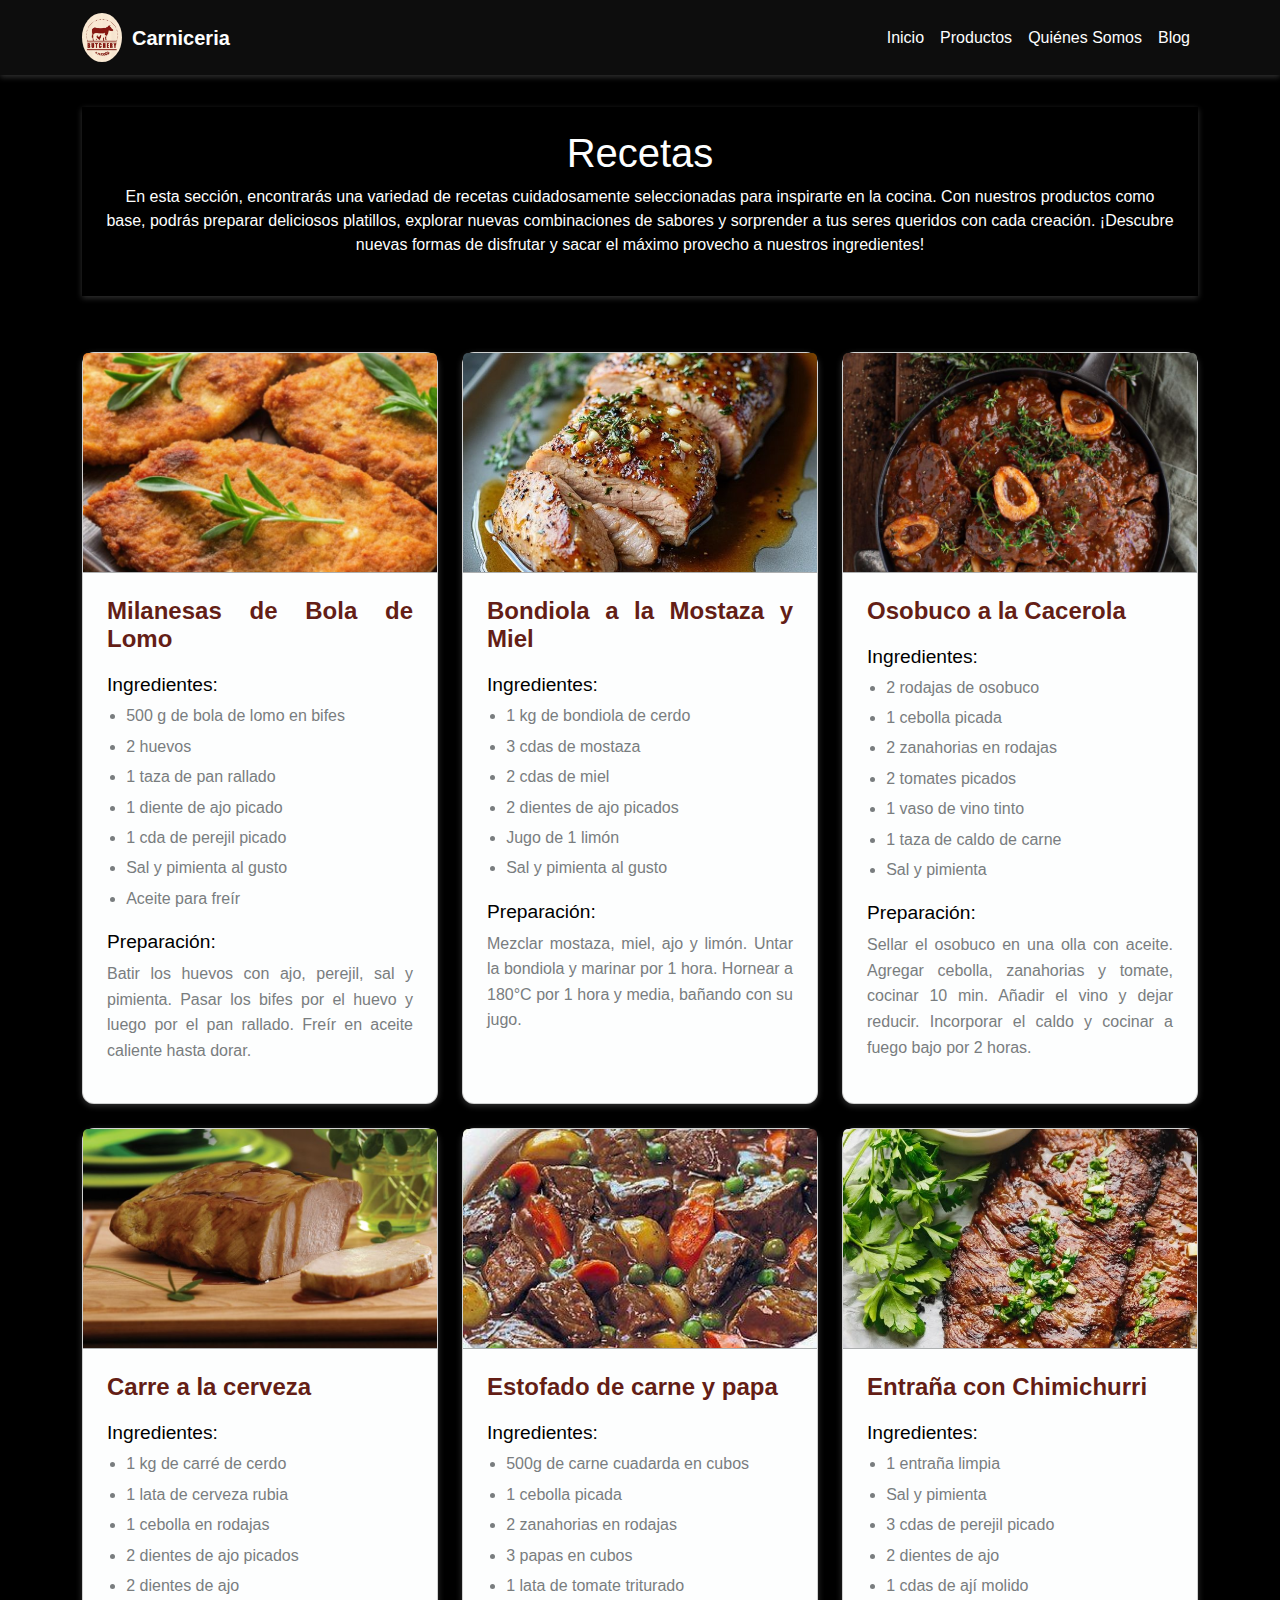
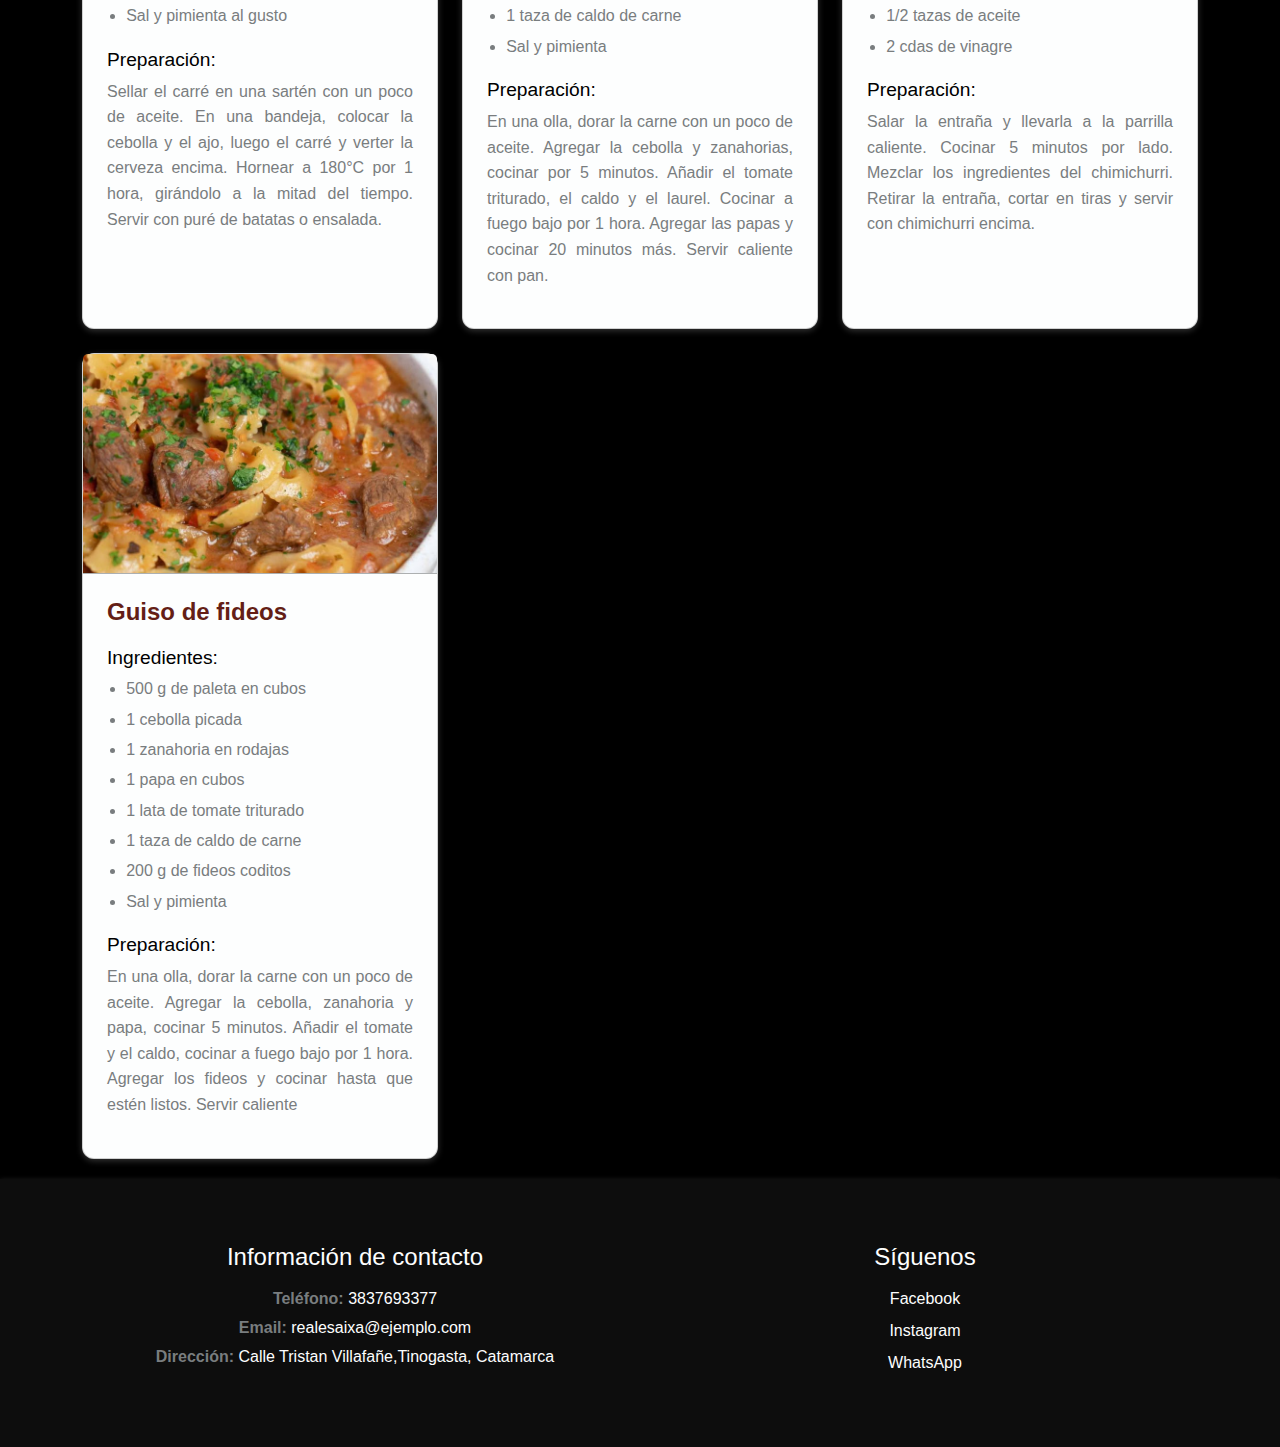
<file: pages/blog.html>
<!DOCTYPE html>
<html lang="es">
<head>
    <meta charset="UTF-8">
    <meta name="viewport" content="width=device-width, initial-scale=1.0">
    <meta name="description" content="Conocé nuestra carnicería: cortes de carne de primera calidad, atención personalizada y recetas para sacarle el mejor sabor a cada plato.">
    <title>Blog | Carniceria</title>
    <link href="https://cdn.jsdelivr.net/npm/bootstrap@5.3.3/dist/css/bootstrap.min.css" rel="stylesheet" integrity="sha384-QWTKZyjpPEjISv5WaRU9OFeRpok6YctnYmDr5pNlyT2bRjXh0JMhjY6hW+ALEwIH" crossorigin="anonymous">
    <link rel="icon" href="../imagenes/logo.jpg">
    <link rel="stylesheet" href="../style/style.css">
</head>

<body>

    <nav class="navbar navbar-expand-lg ">
        <div class="container">
            <a class="navbar-brand" href="#">
                <img src="../imagenes/logo.jpg" alt="Logotipo" width="40"> Carniceria
            </a>
            <button class="navbar-toggler" type="button" data-bs-toggle="collapse" data-bs-target="#navbarNav">
                <span class="navbar-toggler-icon"></span>
            </button>
            <div class="collapse navbar-collapse" id="navbarNav">
                <ul class="navbar-nav ms-auto">
                    <li class="nav-item"><a class="nav-link" href="../index.html">Inicio</a></li>
                    <li class="nav-item"><a class="nav-link" href="./productos.html">Productos</a></li>
                    <li class="nav-item"><a class="nav-link" href="./quienessomos.html">Quiénes Somos</a></li>
                    <li class="nav-item"><a class="nav-link" href="./blog.html">Blog</a></li>
                </ul>
            </div>
        </div>
    </nav>  

    <main class="container ">
        <section class="texto">
        <h1>Recetas</h1>
        <p>En esta sección, encontrarás una variedad de recetas cuidadosamente seleccionadas para inspirarte en la cocina. Con nuestros productos como base, podrás preparar deliciosos platillos, explorar nuevas combinaciones de sabores y sorprender a tus seres queridos con cada creación. ¡Descubre nuevas formas de disfrutar y sacar el máximo provecho a nuestros ingredientes!
        </p>
        </section>
            <div class="row g-4">
                <div class="col-md-4">
                    <div class="card">
                        <img src="../imagenes/milanesas.jpg" class="card-img-top" alt="Milanesas de bola de lomo">
                        <div class="card-body">
                            <h2 class="card-title"> Milanesas de Bola de Lomo</h2>
                            <h3>Ingredientes:</h3>
                            <ul>
                                <li>500 g de bola de lomo en bifes</li>
                                <li>2 huevos</li>
                                <li>1 taza de pan rallado</li>
                                <li>1 diente de ajo picado</li>
                                <li>1 cda de perejil picado</li>
                                <li>Sal y pimienta al gusto</li>
                                <li>Aceite para freír</li>
                            </ul>
                            <h3>Preparación:</h3>
                            <p>Batir los huevos con ajo, perejil, sal y pimienta. Pasar los bifes por el huevo y luego por el pan rallado. Freír en aceite caliente hasta dorar.</p>
                        </div>
                    </div>
                </div>
                
                <div class="col-md-4">
                    <div class="card">
                        <img src="../imagenes/bondiolamiel.jpg" class="card-img-top" alt="Bondiola a la Mostaza y miel">
                        <div class="card-body">
                            <h2 class="card-title">Bondiola a la Mostaza y Miel</h3>
                            <h3>Ingredientes:</h3>
                            <ul>
                                <li>1 kg de bondiola de cerdo</li>
                                <li>3 cdas de mostaza</li>
                                <li>2 cdas de miel</li>
                                <li>2 dientes de ajo picados</li>
                                <li>Jugo de 1 limón</li>
                                <li>Sal y pimienta al gusto</li>
                            </ul>
                            <h3>Preparación:</h3>
                            <p>Mezclar mostaza, miel, ajo y limón. Untar la bondiola y marinar por 1 hora. Hornear a 180°C por 1 hora y media, bañando con su jugo.</p>
                        </div>
                    </div>
                </div>
                
                <div class="col-md-4">
                    <div class="card">
                        <img src="../imagenes/osobucoalacacerola.jpg" class="card-img-top" alt="Osobuco a la Cacerola">
                        <div class="card-body">
                            <h2 class="card-title">Osobuco a la Cacerola</h2>
                            <h3>Ingredientes:</h3>
                            <ul>
                                <li>2 rodajas de osobuco</li>
                                <li>1 cebolla picada</li>
                                <li>2 zanahorias en rodajas</li>
                                <li>2 tomates picados</li>
                                <li>1 vaso de vino tinto</li>
                                <li>1 taza de caldo de carne</li>
                                <li>Sal y pimienta</li>
                            </ul>
                            <h3>Preparación:</h3>
                            <p>Sellar el osobuco en una olla con aceite. Agregar cebolla, zanahorias y tomate, cocinar 10 min. Añadir el vino y dejar reducir. Incorporar el caldo y cocinar a fuego bajo por 2 horas.</p>
                        </div>
                    </div>
                </div>

                <div class="col-md-4">
                    <div class="card">
                        <img src="../imagenes/carrealacerbeza.jpg" class="card-img-top" alt="Carre a la cerveza">
                        <div class="card-body">
                            <h2 class="card-title">Carre a la cerveza</h2>
                            <h3>Ingredientes:</h3>
                            <ul>
                                <li>1 kg de carré de cerdo</li>
                                <li>1 lata de cerveza rubia</li>
                                <li>1 cebolla en rodajas</li>
                                <li>2 dientes de ajo picados</li>
                                <li>2 dientes de ajo</li>
                                <li>Sal y pimienta al gusto</li>
                            </ul>
                            <h3>Preparación:</h3>
                            <p>Sellar el carré en una sartén con un  poco de aceite.
                                En una bandeja, colocar la cebolla y el ajo, luego el carré y verter la cerveza encima.
                                Hornear a 180°C por 1 hora, girándolo a la mitad del tiempo.
                                Servir con puré de batatas o ensalada.</p>
                        </div>
                    </div>
                </div>

                <div class="col-md-4">
                    <div class="card">
                        <img src="../imagenes/estofadodecuadrada.jpg" class="card-img-top" alt="Estofado de carne y papa">
                        <div class="card-body">
                            <h2 class="card-title">Estofado de carne y papa</h2>
                            <h3>Ingredientes:</h3>
                            <ul>
                                <li>500g de carne cuadarda en cubos</li>
                                <li>1 cebolla picada</li>
                                <li>2 zanahorias en rodajas</li>
                                <li>3 papas en cubos</li>
                                <li>1 lata de tomate triturado</li>
                                <li>1 taza de caldo de carne</li>
                                <li>Sal y pimienta</li>
                            </ul>
                            <h3>Preparación:</h3>
                            <p>En una olla, dorar la carne con un poco de aceite.
                                Agregar la cebolla y zanahorias, cocinar por 5 minutos.
                                Añadir el tomate triturado, el caldo y el laurel. Cocinar a fuego bajo por 1 hora.
                                Agregar las papas y cocinar 20 minutos más.
                                Servir caliente con pan.</p>
                        </div>
                    </div>
                </div>

                <div class="col-md-4">
                    <div class="card">
                        <img src="../imagenes/entrañaschimi.jpg" class="card-img-top" alt="Entraña con chimichurri">
                        <div class="card-body">
                            <h2 class="card-title">Entraña con Chimichurri</h2>
                            <h3>Ingredientes:</h3>
                            <ul>
                                <li>1 entraña limpia</li>
                                <li>Sal y pimienta</li>
                                <li>3 cdas de perejil picado</li>
                                <li>2 dientes de ajo</li>
                                <li>1 cdas de ají molido</li>
                                <li>1/2 tazas de aceite </li>
                                <li>2 cdas de vinagre</li>
                            </ul>
                            <h3>Preparación:</h3>
                            <p>Salar la entraña y llevarla a la parrilla caliente. Cocinar 5 minutos por lado.
                                Mezclar los ingredientes del chimichurri.
                                Retirar la entraña, cortar en tiras y servir con chimichurri encima.
                                </p>
                        </div>
                    </div>
                </div>

                <div class="col-md-4">
                    <div class="card">
                        <img src="../imagenes/guisofideos.jpg" class="card-img-top" alt="Guiso de fideos">
                        <div class="card-body">
                            <h2 class="card-title">Guiso de fideos</h2>
                            <h3>Ingredientes:</h3>
                            <ul>
                                <li>500 g de paleta en cubos</li>
                                <li>1 cebolla picada </li>
                                <li>1 zanahoria en rodajas</li>
                                <li>1 papa en cubos</li>
                                <li>1 lata de tomate triturado </li>
                                <li>   1 taza de caldo de carne</li>
                                <li>   200 g de fideos coditos</li>
                                <li>Sal y pimienta</li>
                            </ul>
                            <h3>Preparación:</h3>
                            <p>En una olla, dorar la carne con un poco de aceite.
                                Agregar la cebolla, zanahoria y papa, cocinar 5 minutos.
                                Añadir el tomate y el caldo, cocinar a fuego bajo por 1 hora.
                                Agregar los fideos y cocinar hasta que estén listos.
                                Servir caliente </p>
                        </div>
                    </div>
                </div>
            </div>
    </main>
    
    <footer class="footer">
        <div class="container text-center">
            <div class="row">
                <div class="col-md-6">
                    <h3>Información de contacto</h3>
                    <p><strong>Teléfono:</strong> 3837693377</p>
                    <p><strong>Email:</strong> realesaixa@ejemplo.com</p>
                    <p><strong>Dirección:</strong> Calle Tristan Villafañe,Tinogasta, Catamarca</p>
                </div>
                <div class="col-md-6">
                    <h3>Síguenos</h3>
                    <ul class="list-unstyled">
                        <li><a class="link-redes" href="https://facebook.com/ejemplo" target="_blank">Facebook</a></li>
                        <li><a class="link-redes" href="https://instagram.com/ejemplo" target="_blank">Instagram</a></li>
                        <li><a class="link-redes" href="https://wa.me/5491112345678" target="_blank">WhatsApp</a></li>
                    </ul>
                </div>
            </div>
        </div>
    </footer>

    <script src="https://cdn.jsdelivr.net/npm/bootstrap@5.3.0/dist/js/bootstrap.bundle.min.js"></script>
</body>
</html>
</file>
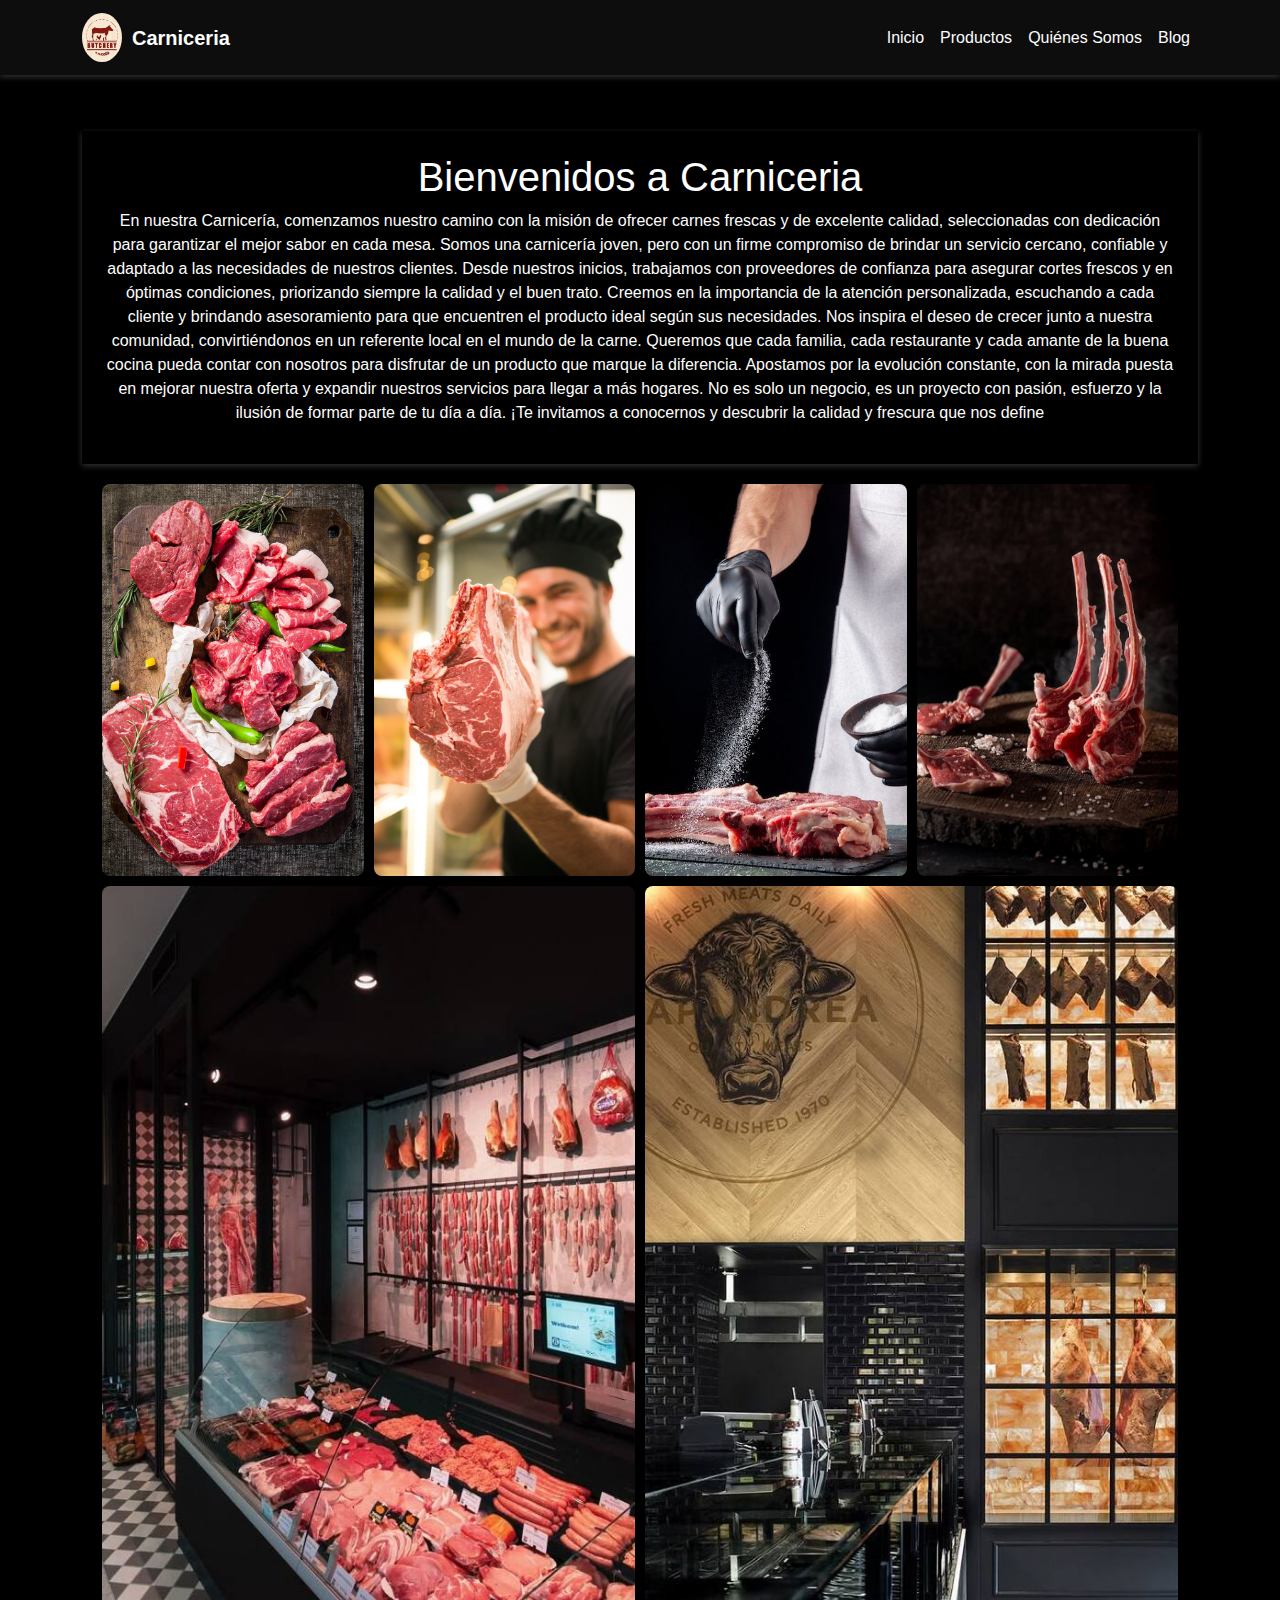
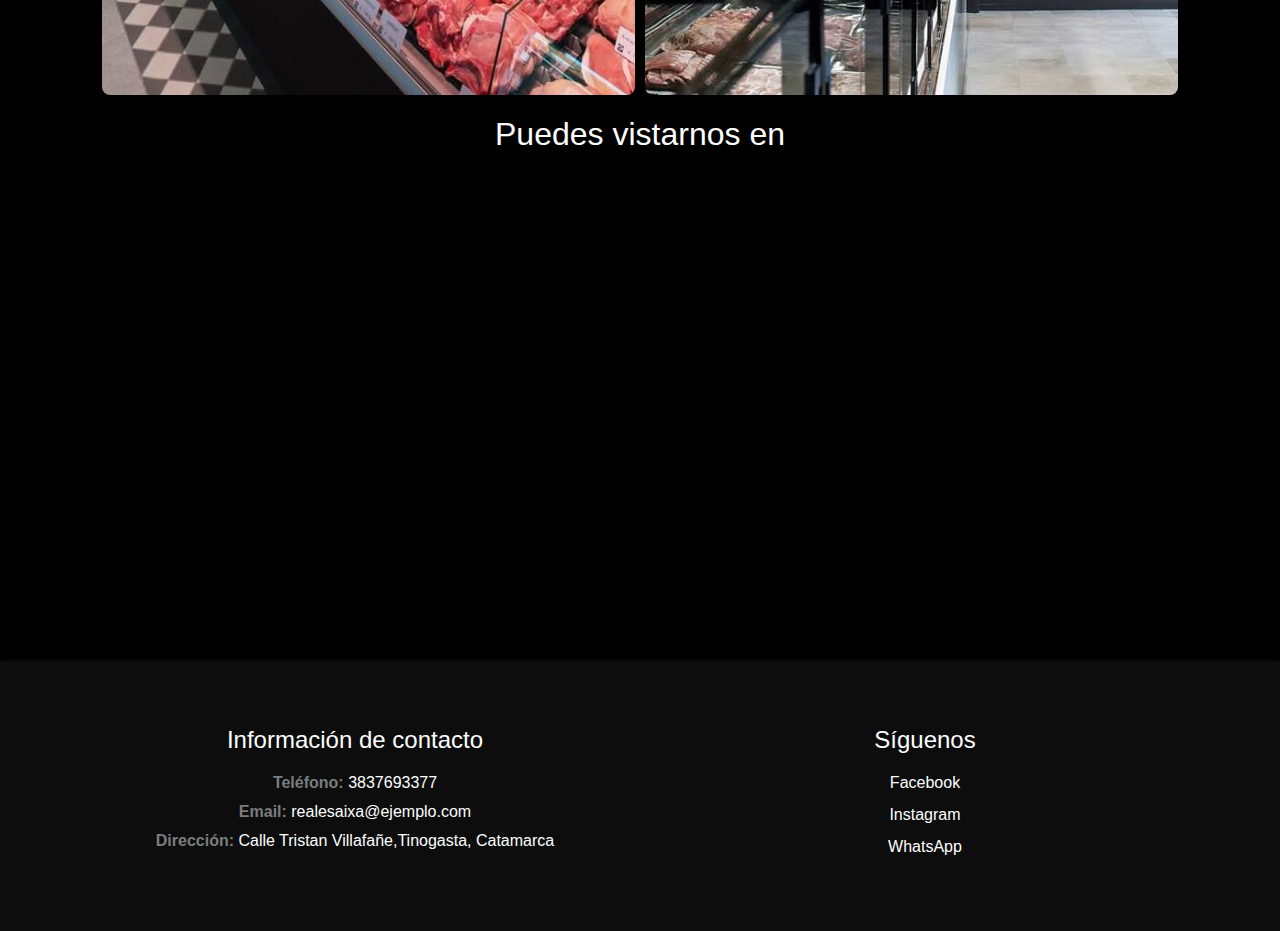
<file: pages/quienessomos.html>
<!DOCTYPE html>
<html lang="es">
<head>
    <meta charset="UTF-8">
    <meta name="viewport" content="width=device-width, initial-scale=1.0">
    <meta name="description" content="Carnicería en Tinogasta, especializada en cortes de carne frescos.Conocenos.">
    <title>Quienes somos | Carniceria</title>
    <link href="https://cdn.jsdelivr.net/npm/bootstrap@5.3.3/dist/css/bootstrap.min.css" rel="stylesheet" integrity="sha384-QWTKZyjpPEjISv5WaRU9OFeRpok6YctnYmDr5pNlyT2bRjXh0JMhjY6hW+ALEwIH" crossorigin="anonymous">
    <link rel="icon" href="../imagenes/logo.jpg">
    <link rel="stylesheet" href="../style/style.css">
</head>

<body>

    <nav class="navbar navbar-expand-lg ">
        <div class="container">
            <a class="navbar-brand" href="#">
                <img src="/imagenes/logo.jpg" alt="Logotipo de Carniceria" width="40"> Carniceria
            </a>
            <button class="navbar-toggler" type="button" data-bs-toggle="collapse" data-bs-target="#navbarNav">
                <span class="navbar-toggler-icon"></span>
            </button>
            <div class="collapse navbar-collapse" id="navbarNav">
                <ul class="navbar-nav ms-auto">
                    <li class="nav-item"><a class="nav-link" href="../index.html">Inicio</a></li>
                    <li class="nav-item"><a class="nav-link" href="./productos.html">Productos</a></li>
                    <li class="nav-item"><a class="nav-link" href="./quienessomos.html">Quiénes Somos</a></li>
                    <li class="nav-item"><a class="nav-link" href="./blog.html">Blog</a></li>
                </ul>
            </div>
        </div>
    </nav>
    

    <main class="container my-4">
        <section class="texto">
            <h1>Bienvenidos a Carniceria</h1>
            <p>
                En nuestra Carnicería, comenzamos nuestro camino con la misión de ofrecer carnes frescas y de excelente calidad, seleccionadas con dedicación para garantizar el mejor sabor en cada mesa. Somos una carnicería joven, pero con un firme compromiso de brindar un servicio cercano, confiable y adaptado a las necesidades de nuestros clientes.
                Desde nuestros inicios, trabajamos con proveedores de confianza para asegurar cortes frescos y en óptimas condiciones, priorizando siempre la calidad y el buen trato. Creemos en la importancia de la atención personalizada, escuchando a cada cliente y brindando asesoramiento para que encuentren el producto ideal según sus necesidades.
                Nos inspira el deseo de crecer junto a nuestra comunidad, convirtiéndonos en un referente local en el mundo de la carne. Queremos que cada familia, cada restaurante y cada amante de la buena cocina pueda contar con nosotros para disfrutar de un producto que marque la diferencia.
                Apostamos por la evolución constante, con la mirada puesta en mejorar nuestra oferta y expandir nuestros servicios para llegar a más hogares. No es solo un negocio, es un proyecto con pasión, esfuerzo y la ilusión de formar parte de tu día a día.
                ¡Te invitamos a conocernos y descubrir la calidad y frescura que nos define
            </p>
        </section>
        <section class="image-grid">
            <div class="image-item"><img src="../imagenes/corte1.jpg" alt="Imagen de diferentes cortes puestos sobre una tabla"></div>
            <div class="image-item"><img src="../imagenes/corte2.jpg" alt="Imagen de persona mostrando un corte"></div>
            <div class="image-item"><img src="../imagenes/corte3.jpg" alt="Imagen de persona salando carne"></div>
            <div class="image-item"><img src="../imagenes/corte4.jpg" alt="Imagen de costillas de cordero"></div>
        
            <div class="image-item"><img src="../imagenes/carniceria.jpg" alt="Imagen de carniceria"></div>
            <div class="image-item"><img src="../imagenes/carniceria2.jpg" alt="Imagen de carniceria,otra perspectiva "></div>
        </section>
        
        <section class="text-center ">
            <h2> Puedes vistarnos en </h2>
            <iframe src="https://www.google.com/maps/embed?pb=!4v1742222165880!6m8!1m7!1sfo6rHJmyqfYmdz4oolblsQ!2m2!1d-28.0592892643328!2d-67.56409209758492!3f53.780823!4f0!5f0.7820865974627469" width="600" height="450" style="border:0;" allowfullscreen="" loading="lazy" referrerpolicy="no-referrer-when-downgrade"></iframe>
        </section>   
        
    </main>

    <footer class="footer">
        <div class="container text-center">
            <div class="row">
                <div class="col-md-6">
                    <h3>Información de contacto</h3>
                    <p><strong>Teléfono:</strong> 3837693377</p>
                    <p><strong>Email:</strong> realesaixa@ejemplo.com</p>
                    <p><strong>Dirección:</strong> Calle Tristan Villafañe,Tinogasta, Catamarca</p>
                </div>
                <div class="col-md-6">
                    <h3>Síguenos</h3>
                    <ul class="list-unstyled">
                        <li><a class="link-redes" href="https://facebook.com/ejemplo" target="_blank">Facebook</a></li>
                        <li><a class="link-redes" href="https://instagram.com/ejemplo" target="_blank">Instagram</a></li>
                        <li><a class="link-redes" href="https://wa.me/5491112345678" target="_blank">WhatsApp</a></li>
                    </ul>
                </div>
            </div>
        </div>
    </footer>

    <script src="https://cdn.jsdelivr.net/npm/bootstrap@5.3.3/dist/js/bootstrap.bundle.min.js" integrity="sha384-YvpcrYf0tY3lHB60NNkmXc5s9fDVZLESaAA55NDzOxhy9GkcIdslK1eN7N6jIeHz" crossorigin="anonymous"></script>
</body>
</html>
</file>
<file: style/style.css>
.navbar {
  background-color: rgba(255, 255, 255, 0.05);
  box-shadow: 0 2px 6px rgba(255, 255, 255, 0.2);
}
.navbar .navbar-brand {
  color: #fdfefe;
  font-weight: bold;
  display: flex;
  align-items: center;
}
.navbar .navbar-brand img {
  margin-right: 10px;
  border-radius: 50%;
}
.navbar .navbar-nav .nav-item .nav-link {
  color: #fdfefe;
  transition: color 0.3s ease;
}
.navbar .navbar-nav .nav-item .nav-link:hover {
  color: rgb(96.1169354839, 99.2943548387, 100.8830645161);
}

main {
  background-color: #000000;
  padding: 2rem 0 20px;
  border-radius: 10px;
  text-align: justify;
}

body {
  font-family: sans-serif;
  background-color: #000000;
  color: #fdfefe;
}

.texto {
  background-color: #000000;
  box-shadow: 0 2px 6px rgba(255, 255, 255, 0.2);
  padding: 2%;
  text-align: center;
  font-family: sans-serif;
  border-color: #fdfefe;
}

.image-grid {
  display: grid;
  grid-template-columns: repeat(4, 1fr);
  grid-template-rows: auto auto;
  gap: 10px;
  padding: 20px;
}
.image-grid .image-item {
  overflow: hidden;
  border-radius: 8px;
}
.image-grid .image-item img {
  width: 100%;
  height: auto;
  display: block;
  object-fit: cover;
}
.image-grid .image-item:nth-child(5), .image-grid .image-item:nth-child(6) {
  grid-column: span 2;
}
@media (max-width: 600px) {
  .image-grid {
    grid-template-columns: 1fr;
  }
  .image-grid .image-item {
    grid-column: span 1;
  }
}

.productos-carniceria .producto-card {
  background-color: #fdfefe;
  border: 1px solid #797d7f;
  border-radius: 1rem;
  box-shadow: 0 2px 6px rgba(255, 255, 255, 0.2);
  transition: transform 0.2s ease, box-shadow 0.2s ease;
  height: 100%;
  display: flex;
  flex-direction: column;
}
.productos-carniceria .producto-card:hover {
  transform: translateY(-5px);
  box-shadow: 0 2px 6px rgba(255, 255, 255, 0.2);
}
.productos-carniceria .producto-card .producto-imagen {
  width: 100%;
  height: 200px;
  object-fit: cover;
  border-top-left-radius: 1rem;
  border-top-right-radius: 1rem;
}
.productos-carniceria .producto-card .producto-detalle {
  padding: 1rem;
  flex: 1;
}
.productos-carniceria .producto-card .producto-detalle h5 {
  font-size: 1.25rem;
  margin-bottom: 0.5rem;
  color: #641e16;
}
.productos-carniceria .producto-card .producto-detalle p {
  font-size: 0.95rem;
  margin-bottom: 1rem;
  color: #797d7f;
}
.productos-carniceria .producto-card .producto-detalle .producto-boton {
  background-color: #000000;
  display: inline-block;
  font-size: 0.9rem;
  color: #fdfefe;
  text-decoration: none;
  border-bottom: #000000;
  border-radius: 5px;
  transition: all 0.2s ease;
}
.productos-carniceria .producto-card .producto-detalle .producto-boton:hover {
  border-color: #797d7f;
}

.row {
  margin-top: 2rem;
  display: flex;
  flex-wrap: wrap;
  align-items: stretch;
}

.card {
  height: 100%;
  flex-grow: 1;
  border-radius: 12px;
  box-shadow: 0 2px 6px rgba(255, 255, 255, 0.2);
  transition: transform 0.3s ease, box-shadow 0.3s ease;
  background-color: #fdfefe;
}
.card:hover {
  transform: scale(1.02);
  box-shadow: 0 6px 12px 0 2px 6px rgba(255, 255, 255, 0.2);
}
.card img {
  height: 220px;
  object-fit: cover;
  border-bottom: 1px solid rgb(173.064516129, 175.6451612903, 176.935483871);
}
.card .card-body {
  padding: 1.5rem;
}
.card .card-body .card-title {
  font-size: 1.5rem;
  color: #641e16;
  margin-bottom: 1rem;
  font-weight: bold;
}
.card .card-body h3 {
  font-size: 1.2rem;
  color: #000000;
  margin-top: 1.2rem;
  margin-bottom: 0.5rem;
}
.card .card-body ul {
  padding-left: 1.2rem;
  margin-bottom: 1rem;
}
.card .card-body ul li {
  margin-bottom: 0.4rem;
  color: #797d7f;
}
.card .card-body p {
  margin-top: 0.5rem;
  line-height: 1.6;
  color: #797d7f;
}

.footer {
  background-color: rgba(255, 255, 255, 0.05);
  color: #fdfefe;
  padding: 2rem 0;
  box-shadow: 0 2px 6px rgba(255, 255, 255, 0.2);
}
.footer .container .row {
  display: flex;
  flex-wrap: wrap;
  justify-content: center;
}
.footer .container .row .col-md-6 {
  margin-bottom: 1.5rem;
}
.footer .container .row .col-md-6 h3 {
  font-size: 1.5rem;
  color: #fdfefe;
  margin-bottom: 1rem;
}
.footer .container .row .col-md-6 p {
  margin: 0.3rem 0;
  color: #fdfefe;
}
.footer .container .row .col-md-6 p strong {
  color: #797d7f;
}
.footer .container .row .col-md-6 ul {
  padding: 0;
  list-style: none;
}
.footer .container .row .col-md-6 ul li {
  margin-bottom: 0.5rem;
}
.footer .container .row .col-md-6 ul li a.link-redes {
  color: #fdfefe;
  text-decoration: none;
  transition: color 0.3s ease;
}
.footer .container .row .col-md-6 ul li a.link-redes:hover {
  color: #797d7f;
}

.registro {
  display: flex;
  flex-direction: column;
  align-items: center;
  padding: 4rem 1rem;
  background-color: 0 2px 6px rgba(255, 255, 255, 0.2);
}
.registro form {
  background-color: rgba(255, 255, 255, 0.05);
  padding: 2rem;
  border-radius: 1rem;
  box-shadow: 0 2px 6px rgba(255, 255, 255, 0.2);
  width: 100%;
  max-width: 450px;
  display: flex;
  flex-direction: column;
  gap: 1.2rem;
}
.registro .campo {
  display: flex;
  flex-direction: column;
}
.registro .campo label {
  font-weight: bold;
  color: #000000;
  margin-bottom: 0.5rem;
}
.registro .campo input {
  padding: 0.6rem 1rem;
  border: 1px solid #797d7f;
  border-radius: 0.5rem;
  background-color: #fdfefe;
  color: #000000;
}
.registro .campo input:focus {
  outline: none;
  border-color: #641e16;
}
.registro .form-check {
  display: flex;
  align-items: center;
  gap: 0.5rem;
}
.registro .form-check input[type=checkbox] {
  transform: scale(1.2);
  accent-color: #641e16;
}
.registro .form-check label {
  color: #797d7f;
}
.registro .form-check label a {
  color: #641e16;
  text-decoration: underline;
}
.registro .buton {
  background-color: #641e16;
  color: #fdfefe;
  border: none;
  padding: 0.8rem;
  border-radius: 0.5rem;
  font-weight: bold;
  transition: background-color 0.3s;
}
.registro .buton:hover {
  background-color: rgb(58.1967213115, 17.4590163934, 12.8032786885);
}

#carouselCarniceria {
  max-width: 100%;
  height: auto;
  overflow: hidden;
  position: relative;
}
#carouselCarniceria .carousel-inner .carousel-item img {
  width: 100%;
  height: auto;
  object-fit: cover;
}
#carouselCarniceria .carousel-inner .carousel-item .carousel-caption {
  position: absolute;
  bottom: 2rem;
  left: 2rem;
  right: 2rem;
  background-color: #000000;
  color: #fff;
  padding: 1rem;
  border-radius: 0.5rem;
  text-align: left;
}
#carouselCarniceria .carousel-inner .carousel-item .carousel-caption h2 {
  font-size: 2rem;
  margin-bottom: 0.5rem;
}
#carouselCarniceria .carousel-inner .carousel-item .carousel-caption p {
  font-size: 1.2rem;
  margin: 0;
}

@media (max-width: 768px) {
  .carousel-inner .carousel-item .carousel-caption {
    display: none;
  }
  .carousel-control-prev,
  .carousel-control-next {
    width: 10%;
  }
}

/*# sourceMappingURL=style.css.map */
</file>
